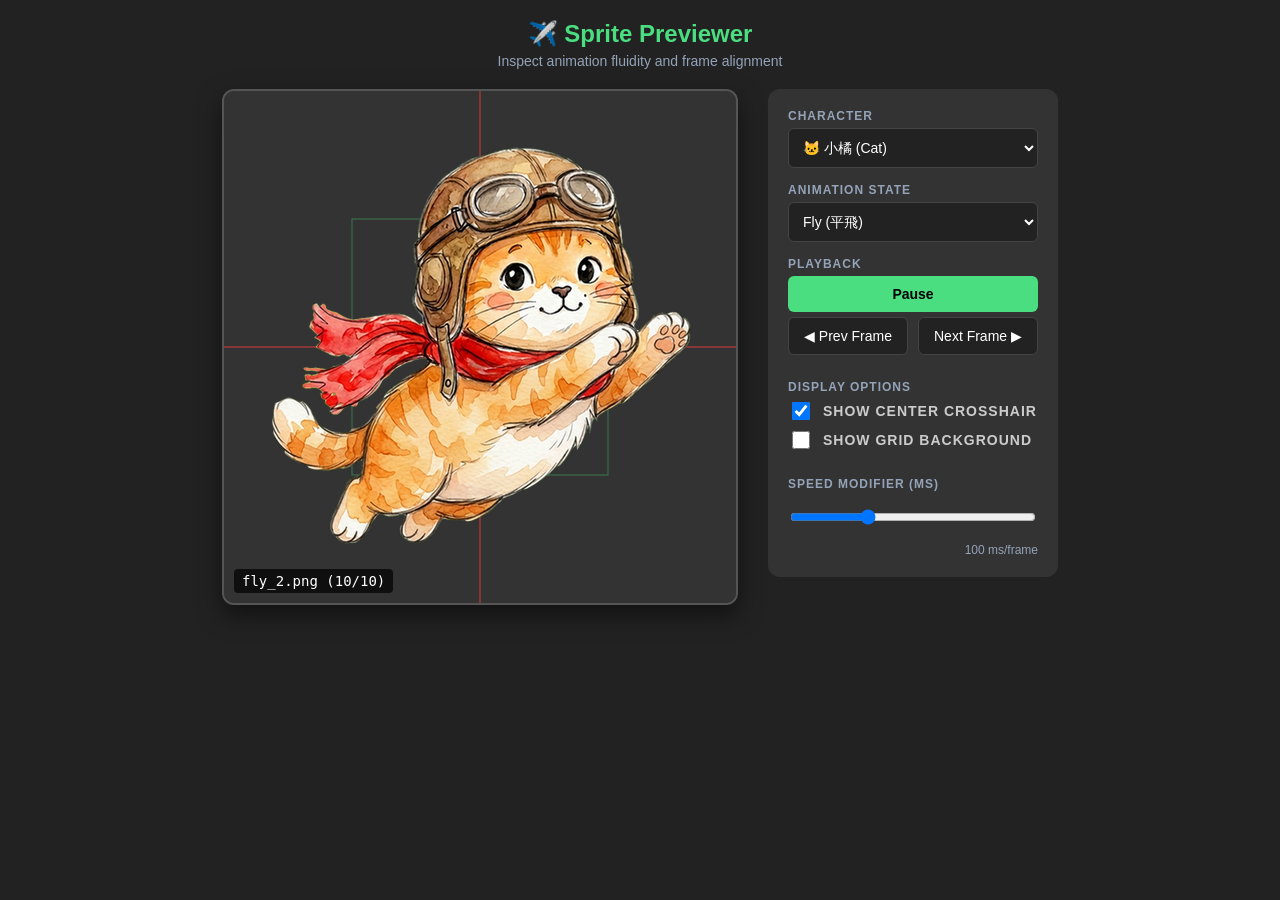
<file: preview.html>
<!DOCTYPE html>
<html>
<head>
    <meta charset="utf-8">
    <title>Sprite Animation Previewer</title>
    <style>
        body { 
            background: #222; 
            color: white; 
            font-family: -apple-system, BlinkMacSystemFont, "Segoe UI", Roboto, Helvetica, Arial, sans-serif; 
            display: flex; 
            flex-direction: column; 
            align-items: center; 
            padding: 20px; 
            margin: 0;
        }
        .header { margin-bottom: 20px; text-align: center; }
        .header h1 { margin: 0; font-size: 24px; color: #4ade80; }
        .header p { margin: 5px 0 0 0; color: #94a3b8; font-size: 14px; }
        
        .main-container {
            display: flex;
            gap: 30px;
            align-items: flex-start;
        }

        .canvas-container {
            background: #333; 
            border: 2px solid #555; 
            border-radius: 12px;
            overflow: hidden;
            box-shadow: 0 10px 25px rgba(0,0,0,0.5);
            position: relative;
        }

        canvas { 
            image-rendering: pixelated; 
            display: block;
        }

        .overlay {
            position: absolute;
            bottom: 10px;
            left: 10px;
            background: rgba(0,0,0,0.7);
            padding: 4px 8px;
            border-radius: 4px;
            font-family: monospace;
            font-size: 14px;
            pointer-events: none;
        }

        .controls { 
            display: flex; 
            flex-direction: column;
            gap: 15px;
            background: #333;
            padding: 20px;
            border-radius: 12px;
            min-width: 250px;
        }

        .control-group {
            display: flex;
            flex-direction: column;
            gap: 5px;
        }

        label {
            font-size: 12px;
            text-transform: uppercase;
            letter-spacing: 1px;
            color: #94a3b8;
            font-weight: bold;
        }

        select, button, input { 
            padding: 10px; 
            font-size: 14px; 
            border-radius: 6px;
            border: 1px solid #444;
            background: #222;
            color: white;
            cursor: pointer;
            outline: none;
        }
        select:focus, button:focus { border-color: #4ade80; }
        button:hover { background: #444; }
        button:active { background: #555; }

        .btn-row {
            display: flex;
            gap: 10px;
        }
        .btn-row button {
            flex: 1;
        }

        .play-btn {
            background: #4ade80 !important;
            color: black !important;
            font-weight: bold;
            border: none;
        }
        .play-btn:hover { background: #22c55e !important; }

        .toggle-row {
            display: flex;
            align-items: center;
            gap: 10px;
            font-size: 14px;
            color: #ccc;
            cursor: pointer;
        }
        .toggle-row input {
            cursor: pointer;
            width: 18px;
            height: 18px;
        }

    </style>
</head>
<body>
    <div class="header">
        <h1>✈️ Sprite Previewer</h1>
        <p>Inspect animation fluidity and frame alignment</p>
    </div>

    <div class="main-container">
        <div class="canvas-container">
            <canvas id="canvas" width="512" height="512"></canvas>
            <div id="frameInfo" class="overlay">Frame: 0 / 0</div>
        </div>

        <div class="controls">
            <div class="control-group">
                <label>Character</label>
                <select id="charSelect">
                    <option value="cat">🐱 小橘 (Cat)</option>
                    <option value="panda">🐼 胖達 (Panda)</option>
                    <option value="labrador">🐕 旺財 (Labrador)</option>
                    <option value="rabbit">🐰 棉花 (Rabbit)</option>
                </select>
            </div>

            <div class="control-group">
                <label>Animation State</label>
                <select id="animSelect">
                    <optgroup label="Action Cycles (5 Frames)">
                        <option value="fly">Fly (平飛)</option>
                        <option value="ascend">Ascend (爬升)</option>
                        <option value="descend">Descend (俯衝)</option>
                    </optgroup>
                    <optgroup label="Static Poses">
                        <option value="happy">Happy (歡呼)</option>
                        <option value="hit">Hit (受擊)</option>
                        <option value="crash">Crash (墜毀)</option>
                        <option value="land_success">Land Success (著陸成功)</option>
                        <option value="land_fail">Land Fail (著陸失敗)</option>
                    </optgroup>
                </select>
            </div>

            <div class="control-group">
                <label>Playback</label>
                <button id="playBtn" class="play-btn">Pause</button>
                <div class="btn-row">
                    <button id="prevBtn">◀ Prev Frame</button>
                    <button id="nextBtn">Next Frame ▶</button>
                </div>
            </div>

            <div class="control-group" style="margin-top: 10px;">
                <label>Display Options</label>
                <label class="toggle-row">
                    <input type="checkbox" id="gridToggle" checked>
                    Show Center Crosshair
                </label>
                <label class="toggle-row">
                    <input type="checkbox" id="bgToggle">
                    Show Grid Background
                </label>
            </div>
            
            <div class="control-group" style="margin-top: 10px;">
                <label>Speed Modifier (ms)</label>
                <input type="range" id="speedSlider" min="20" max="300" value="100">
                <div id="speedVal" style="text-align: right; color: #94a3b8; font-size: 12px;">100 ms/frame</div>
            </div>
        </div>
    </div>

    <script>
        let ANIMATIONS = {};

        const canvas = document.getElementById('canvas');
        const ctx = canvas.getContext('2d');
        
        let currentCharacter = 'cat';
        let currentAnimation = 'fly';
        let frameIndex = 0;
        let isPlaying = true;
        let lastTime = 0;
        let images = {}; // Image cache
        let dynamicSpeed = 100;
        
        function loadImage(src) {
            if (images[src]) return Promise.resolve(images[src]);
            return new Promise((resolve) => {
                const img = new Image();
                img.onload = () => { images[src] = img; resolve(img); };
                img.onerror = () => { console.error("Failed to load", src); resolve(null); };
                img.src = src;
            });
        }

        async function preloadCurrentAnimation() {
            const prefix = currentCharacter;
            const frames = ANIMATIONS[currentAnimation];
            const promises = frames.map(f => loadImage(`assets/sprites/${prefix}_${f}.png`));
            await Promise.all(promises);
        }

        function drawGrid() {
            if (document.getElementById('bgToggle').checked) {
                // Checkerboard
                const size = 32;
                for (let i = 0; i < 512; i += size) {
                    for (let j = 0; j < 512; j += size) {
                        ctx.fillStyle = ((i/size + j/size) % 2 === 0) ? '#444' : '#333';
                        ctx.fillRect(i, j, size, size);
                    }
                }
            } else {
                ctx.fillStyle = '#333';
                ctx.fillRect(0, 0, 512, 512);
            }

            if (document.getElementById('gridToggle').checked) {
                ctx.strokeStyle = 'rgba(255, 60, 60, 0.8)';
                ctx.lineWidth = 1;
                ctx.beginPath();
                ctx.moveTo(256, 0); ctx.lineTo(256, 512); // Vertical
                ctx.moveTo(0, 256); ctx.lineTo(512, 256); // Horizontal
                ctx.stroke();
                
                // Helper box (256x256)
                ctx.strokeStyle = 'rgba(74, 222, 128, 0.4)';
                ctx.strokeRect(128, 128, 256, 256);
            }
        }

        function render() {
            drawGrid();

            const prefix = currentCharacter;
            const frames = ANIMATIONS[currentAnimation];
            if (frameIndex >= frames.length) frameIndex = 0;
            if (frameIndex < 0) frameIndex = frames.length - 1;
            
            const frameName = frames[frameIndex];
            const src = `assets/sprites/${prefix}_${frameName}.png`;
            const img = images[src];
            
            if (img) {
                ctx.drawImage(img, 0, 0, 512, 512);
            } else {
                ctx.fillStyle = 'red';
                ctx.font = '20px sans-serif';
                ctx.fillText('Image Missing:', 180, 240);
                ctx.fillText(frameName, 180, 270);
            }
            
            document.getElementById('frameInfo').innerText = `${frameName}.png (${frameIndex + 1}/${frames.length})`;
        }

        // Main animation loop
        function loop(timestamp) {
            if (isPlaying) {
                if (timestamp - lastTime > dynamicSpeed) {
                    frameIndex++;
                    const frames = ANIMATIONS[currentAnimation];
                    if (frameIndex >= frames.length) frameIndex = 0;
                    render();
                    lastTime = timestamp;
                }
            }
            requestAnimationFrame(loop);
        }

        async function changeAnimation() {
            frameIndex = 0;
            await preloadCurrentAnimation();
            render();
            if (currentAnimation === 'happy' || currentAnimation === 'hit' || currentAnimation === 'crash' || currentAnimation.startsWith('land')) {
                isPlaying = false; // Auto pause for static
                document.getElementById('playBtn').innerText = 'Play';
                document.getElementById('playBtn').style.background = '#222';
                document.getElementById('playBtn').style.color = '#fff';
            } else {
                isPlaying = true;
                document.getElementById('playBtn').innerText = 'Pause';
                document.getElementById('playBtn').style.background = '#4ade80';
                document.getElementById('playBtn').style.color = '#000';
            }
        }

        // Event Listeners
        document.getElementById('charSelect').addEventListener('change', (e) => {
            currentCharacter = e.target.value;
            changeAnimation();
        });
        
        document.getElementById('animSelect').addEventListener('change', (e) => {
            currentAnimation = e.target.value;
            // Set default speed based on animation type like in SpriteModel2D
            if (currentAnimation === 'fly') dynamicSpeed = 100;
            if (currentAnimation === 'ascend') dynamicSpeed = 120;
            if (currentAnimation === 'descend') dynamicSpeed = 140;
            document.getElementById('speedSlider').value = dynamicSpeed;
            document.getElementById('speedVal').innerText = `${dynamicSpeed} ms/frame`;
            changeAnimation();
        });

        document.getElementById('playBtn').addEventListener('click', (e) => {
            isPlaying = !isPlaying;
            if (isPlaying) {
                e.target.innerText = 'Pause';
                e.target.style.background = '#4ade80';
                e.target.style.color = '#000';
            } else {
                e.target.innerText = 'Play';
                e.target.style.background = '#222';
                e.target.style.color = '#fff';
            }
        });

        function manualStep(step) {
            isPlaying = false;
            document.getElementById('playBtn').innerText = 'Play';
            document.getElementById('playBtn').style.background = '#222';
            document.getElementById('playBtn').style.color = '#fff';
            
            const frames = ANIMATIONS[currentAnimation];
            frameIndex += step;
            if (frameIndex >= frames.length) frameIndex = 0;
            if (frameIndex < 0) frameIndex = frames.length - 1;
            render();
        }

        document.getElementById('nextBtn').addEventListener('click', () => manualStep(1));
        document.getElementById('prevBtn').addEventListener('click', () => manualStep(-1));
        
        document.getElementById('gridToggle').addEventListener('change', render);
        document.getElementById('bgToggle').addEventListener('change', render);

        document.getElementById('speedSlider').addEventListener('input', (e) => {
            dynamicSpeed = parseInt(e.target.value, 10);
            document.getElementById('speedVal').innerText = `${dynamicSpeed} ms/frame`;
        });

        // Initialize first frame
        fetch('assets/data/config.json')
            .then(res => res.json())
            .then(data => {
                const config = data.animations;
                for (const [key, anim] of Object.entries(config)) {
                    ANIMATIONS[key] = anim.frames;
                }
                changeAnimation().then(() => requestAnimationFrame(loop));
            })
            .catch(e => console.error("Failed to load config.json in preview:", e));
    </script>
</body>
</html>
</file>
